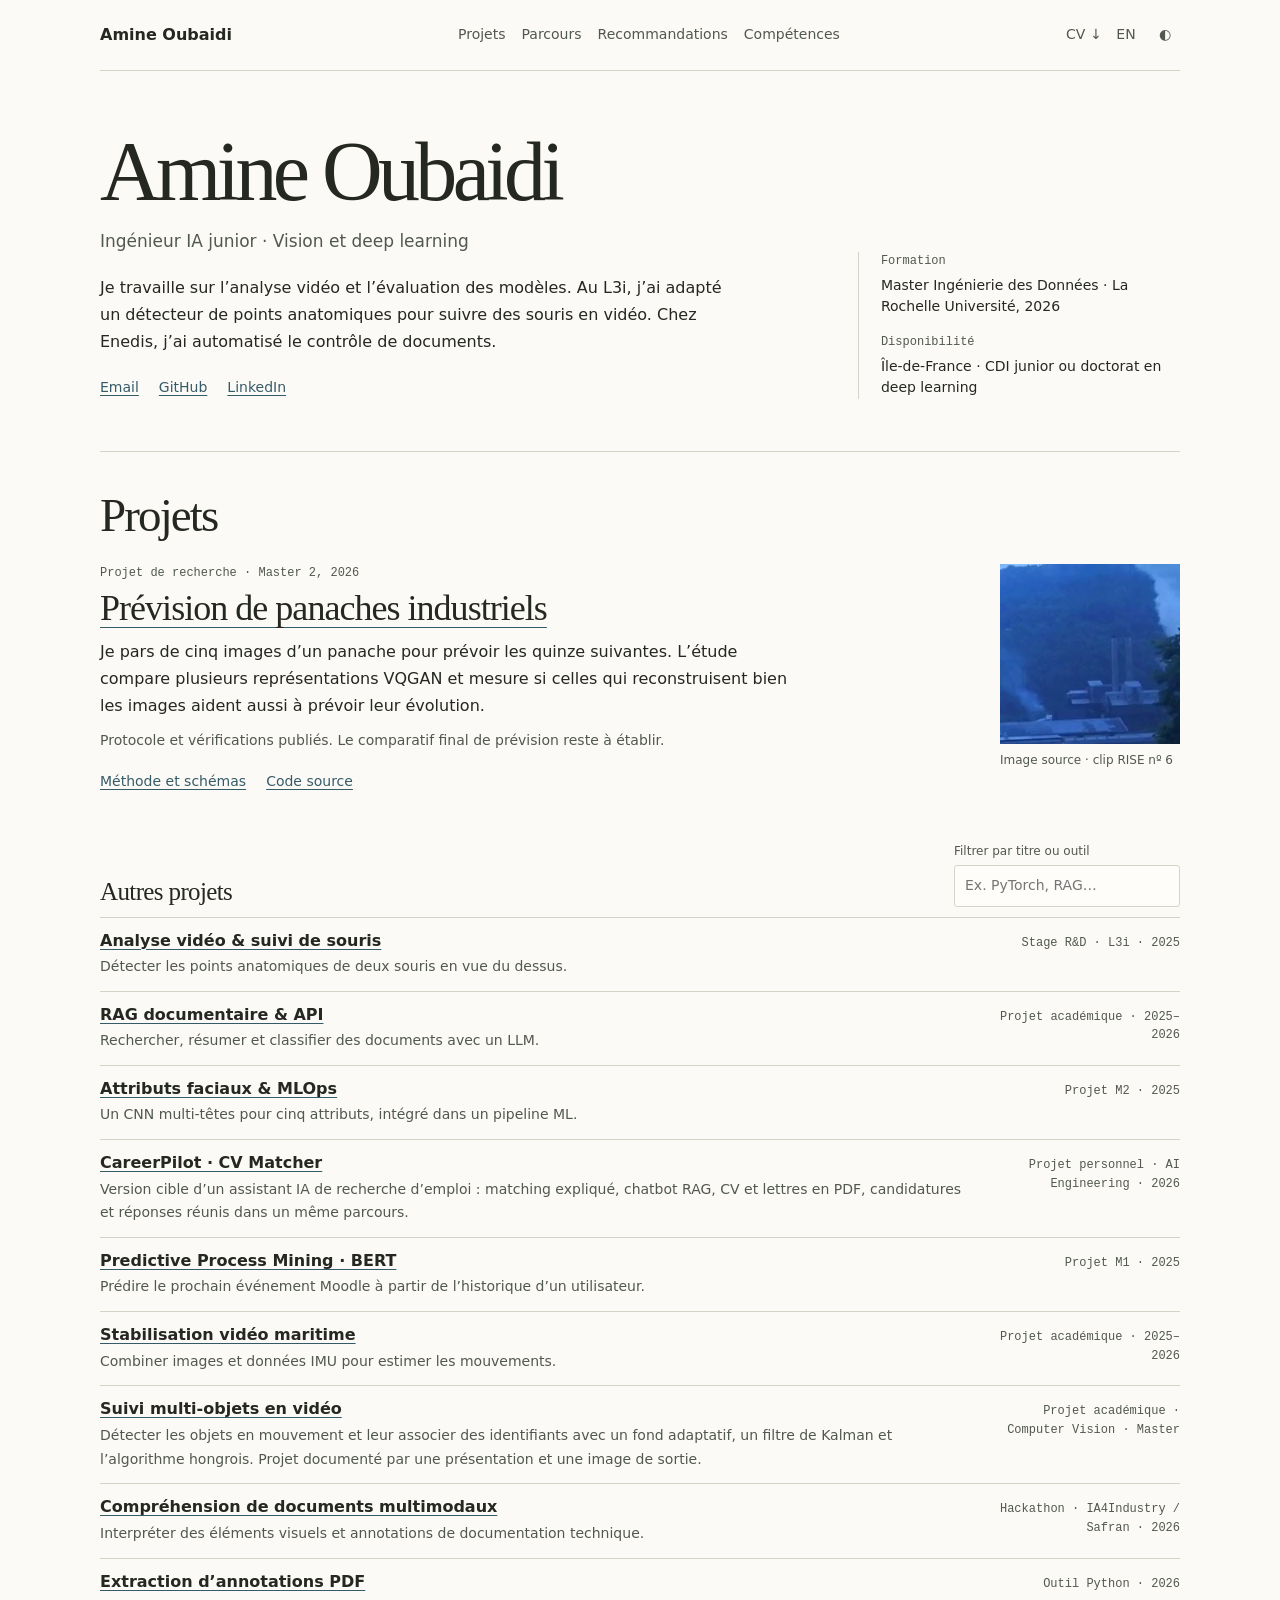
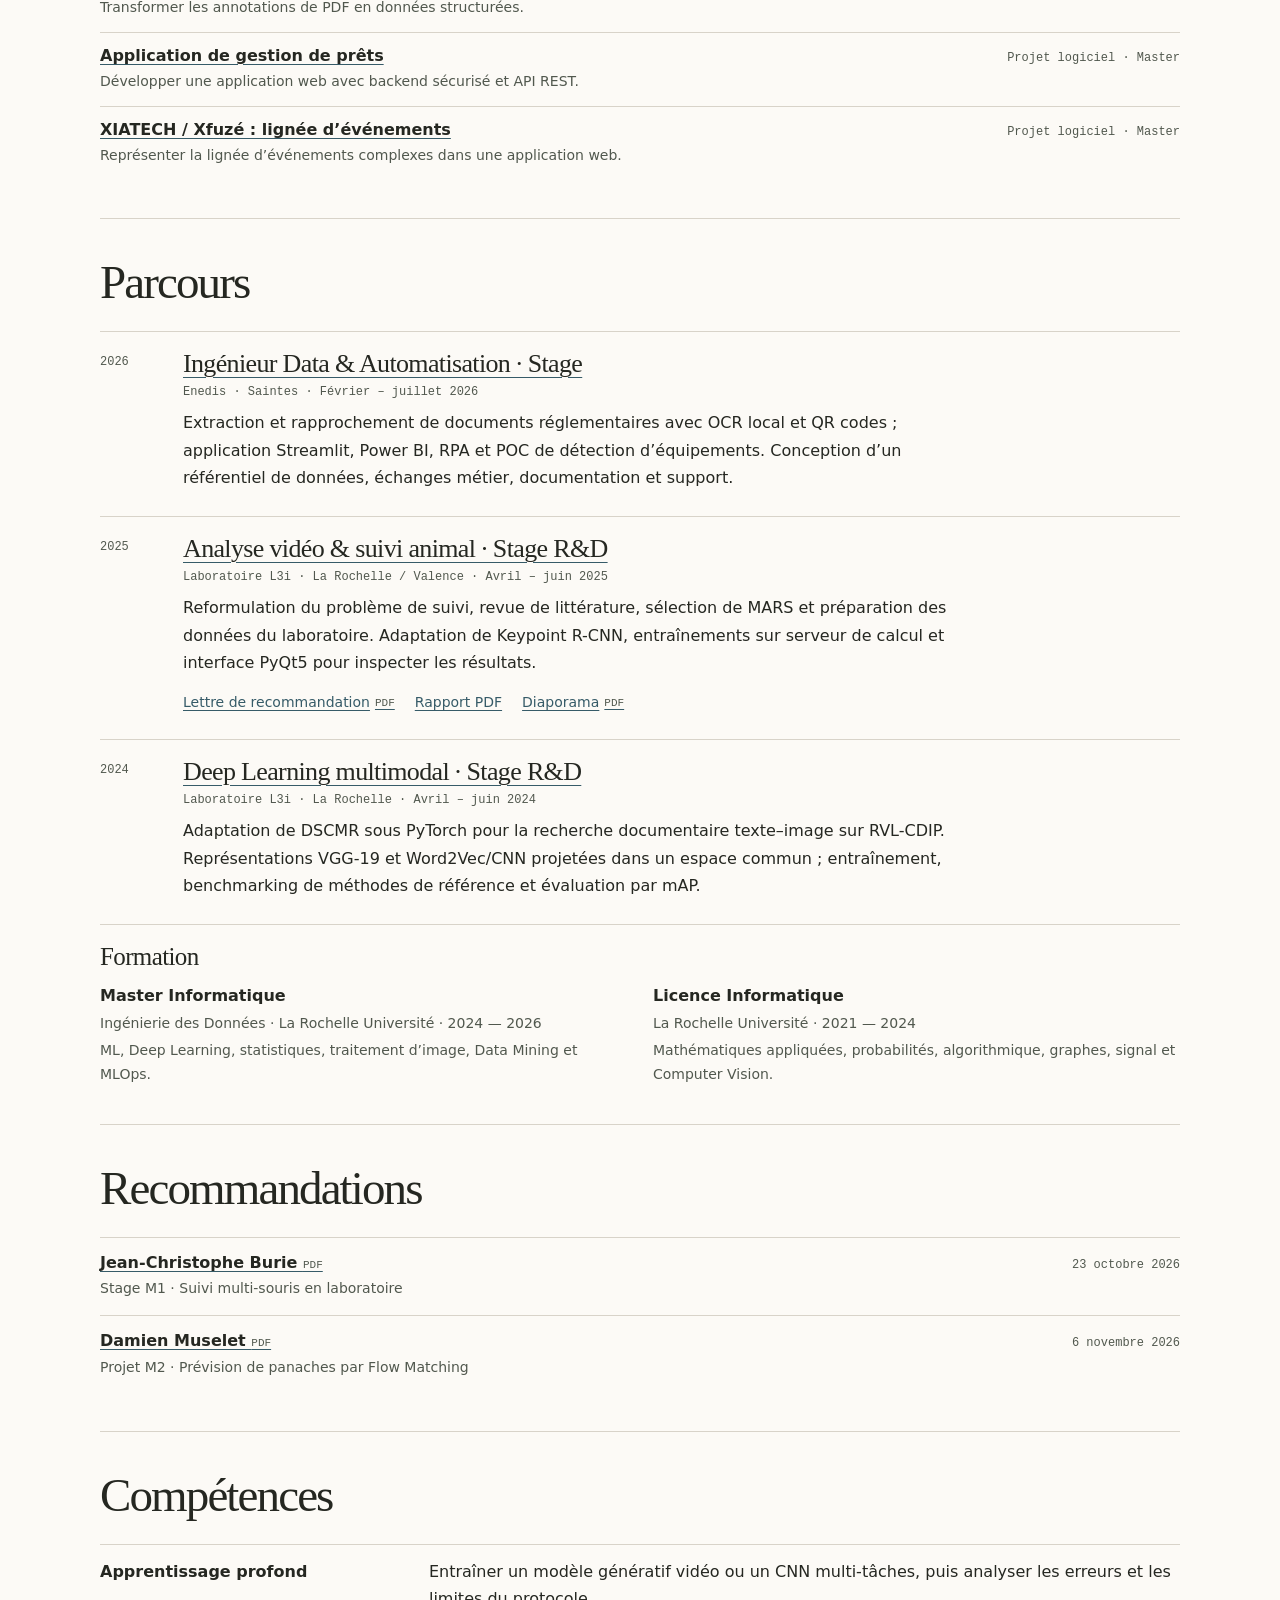
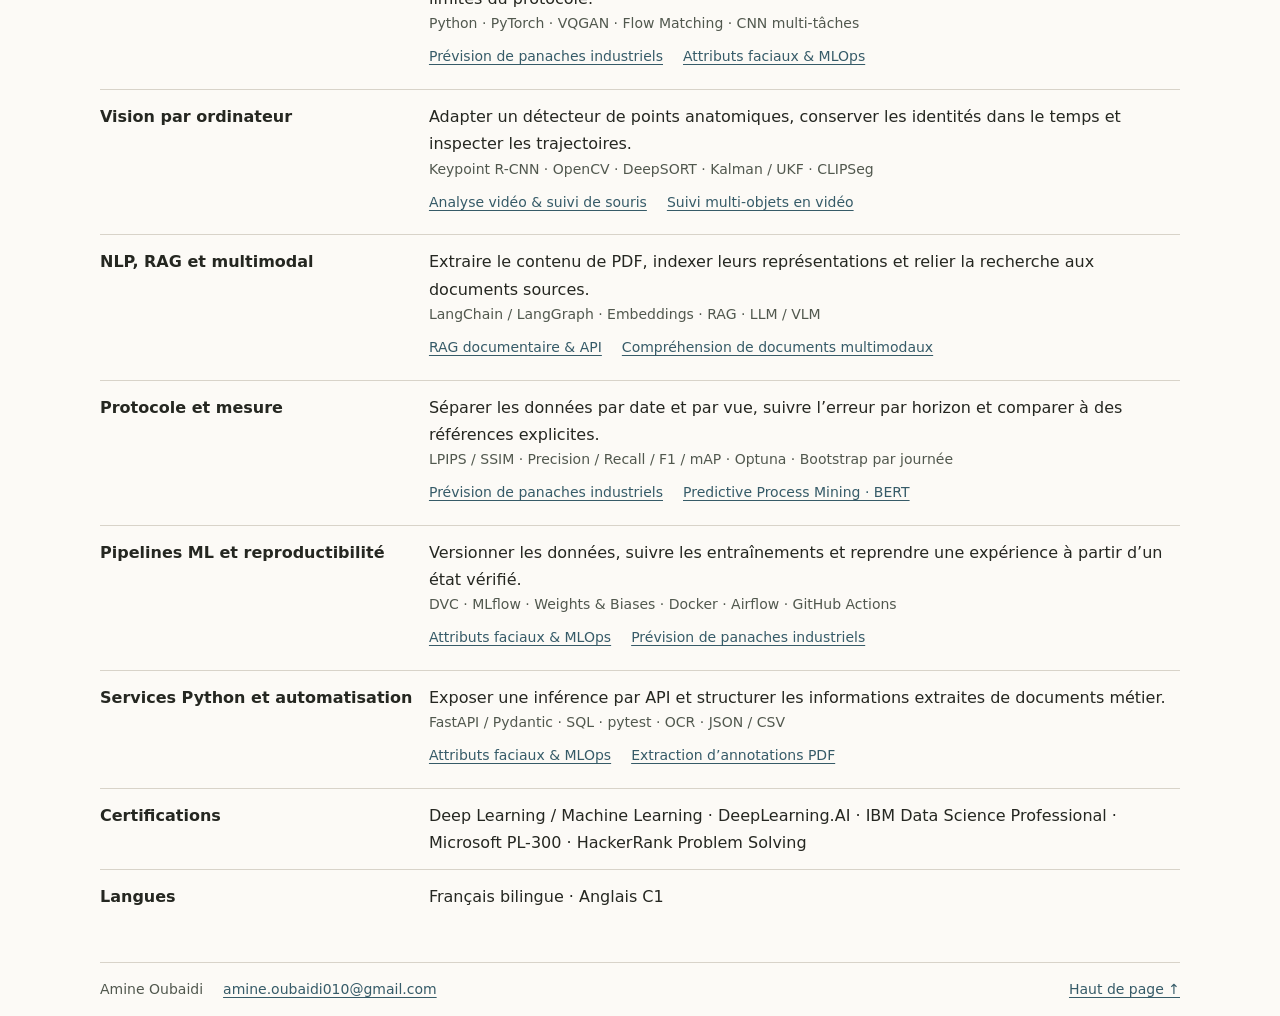
<file: amine-portfolio/index.html>
<!doctype html>
<html lang="fr">
<head>
<meta charset="utf-8">
<meta name="viewport" content="width=device-width,initial-scale=1">
<title>Amine Oubaidi — Ingénieur IA</title>
<meta name="description" content="Amine Oubaidi, ingénieur IA junior. Recherche en vision et prévision vidéo, expérience au L3i et chez Enedis, projets, CV et recommandations.">
<meta name="theme-color" content="#fcfaf6">
<link rel="stylesheet" href="style.css">
<script>try { if (localStorage.getItem('ao-theme') === 'dark') document.documentElement.classList.add('dark'); } catch {}</script>
<script defer src="data.js"></script>
<script defer src="studies.js"></script>
<script defer src="app.js"></script>
</head>
<body data-page="home">
<a class="skip" href="#main" data-copy="skip">Aller au contenu</a>
<header class="site-header wrap">
  <a class="site-name" href="#top">Amine Oubaidi</a>
  <nav class="site-nav" aria-label="Navigation">
    <a href="#projects" data-copy="projects">Projets</a>
    <a href="#experience" data-copy="experience">Parcours</a>
    <a href="#references" data-copy="references">Recommandations</a>
    <a href="#expertise" data-copy="skills">Compétences</a>
  </nav>
  <div class="site-tools">
    <a href="documents/CV_Amine_Oubaidi.pdf" type="application/pdf" hreflang="fr" download="CV_Amine_Oubaidi.pdf">CV <span aria-hidden="true">↓</span></a>
    <button type="button" id="language" aria-label="Read in English">EN</button>
    <button type="button" id="theme" aria-label="Changer le thème" aria-pressed="false">◐</button>
  </div>
</header>

<main id="main" class="wrap">
  <section id="top" class="intro" aria-labelledby="name">
    <div>
      <h1 id="name">Amine Oubaidi</h1>
      <p class="intro-role" data-copy="role">Ingénieur IA junior · Vision et deep learning</p>
      <p class="intro-bio" data-copy="bio">Je travaille sur l’analyse vidéo et l’évaluation des modèles. Au L3i, j’ai adapté un détecteur de points anatomiques pour suivre des souris en vidéo. Chez Enedis, j’ai automatisé le contrôle de documents.</p>
      <ul class="inline-links">
        <li><a href="mailto:amine.oubaidi010@gmail.com" data-copy="email">Email</a></li>
        <li><a href="https://github.com/omdrift">GitHub</a></li>
        <li><a href="https://fr.linkedin.com/in/amine-oubaidi-600315233">LinkedIn</a></li>
      </ul>
    </div>
    <dl class="intro-meta" id="profile-meta">
      <div><dt>Formation</dt><dd>Master Ingénierie des Données · La Rochelle Université, 2026</dd></div>
      <div><dt>Disponibilité</dt><dd>Île-de-France · CDI junior ou doctorat en deep learning</dd></div>
    </dl>
  </section>

  <section id="projects" class="reading-section" aria-labelledby="projects-title">
    <h2 id="projects-title" data-copy="projects">Projets</h2>
    <article id="project-flow" class="feature">
      <div>
        <p class="entry-meta" data-copy="flowMeta">Projet de recherche · Master 2, 2026</p>
        <h3><a id="flow-link" href="presentation-panaches.html" data-copy="flowTitle">Prévision de panaches industriels</a></h3>
        <p data-copy="flowLead">Je pars de cinq images d’un panache pour prévoir les quinze suivantes. L’étude compare plusieurs représentations VQGAN et mesure si celles qui reconstruisent bien les images aident aussi à prévoir leur évolution.</p>
        <p class="feature-note" data-copy="flowStatus">Protocole et vérifications publiés. Le comparatif final de prévision reste à établir.</p>
        <ul class="inline-links">
          <li><a id="flow-method" href="presentation-panaches.html#flow" data-copy="flowDiagrams">Méthode et schémas</a></li>
          <li><a href="https://github.com/omdrift/Modelisation-panaches-de-fum-es-industrielles-par-Flow-Matching" data-copy="source">Code source</a></li>
        </ul>
      </div>
      <figure>
        <img src="images/flow/dataset-frame.png" width="180" height="180" alt="Panache au-dessus d’un site industriel" data-alt="flowAlt">
        <figcaption data-copy="flowCaption">Image source · clip RISE nº 6</figcaption>
      </figure>
    </article>
    <div class="project-directory">
      <div class="directory-heading">
        <h3 data-copy="otherProjects">Autres projets</h3>
        <label class="search"><span data-copy="search">Filtrer par titre ou outil</span><input id="search" type="search" autocomplete="off" placeholder="Ex. PyTorch, RAG…"></label>
      </div>
      <p id="search-result" class="search-result" aria-live="polite" hidden></p>
      <ul id="project-list" class="project-list"></ul>
    </div>
  </section>

  <section id="experience" class="reading-section" aria-labelledby="experience-title">
    <h2 id="experience-title" data-copy="experience">Parcours</h2>
    <div id="experience-list"></div>
    <div id="education" class="education"></div>
  </section>

  <section id="references" class="reading-section" aria-labelledby="references-title">
    <h2 id="references-title" data-copy="references">Recommandations</h2>
    <ul id="references-list" class="reference-list">
      <li><a href="documents/recommandation-l3i-2025.pdf">Jean-Christophe Burie · PDF</a></li>
      <li><a href="documents/recommandation-damien-muselet-2026.pdf">Damien Muselet · PDF</a></li>
    </ul>
  </section>

  <section id="expertise" class="reading-section" aria-labelledby="skills-title">
    <h2 id="skills-title" data-copy="skills">Compétences</h2>
    <dl id="skills-list" class="skills-list"></dl>
  </section>
</main>

<footer id="contact" class="site-footer wrap">
  <span>Amine Oubaidi</span>
  <a href="mailto:amine.oubaidi010@gmail.com">amine.oubaidi010@gmail.com</a>
  <a href="#top" data-copy="top">Haut de page ↑</a>
</footer>
</body>
</html>
</file>
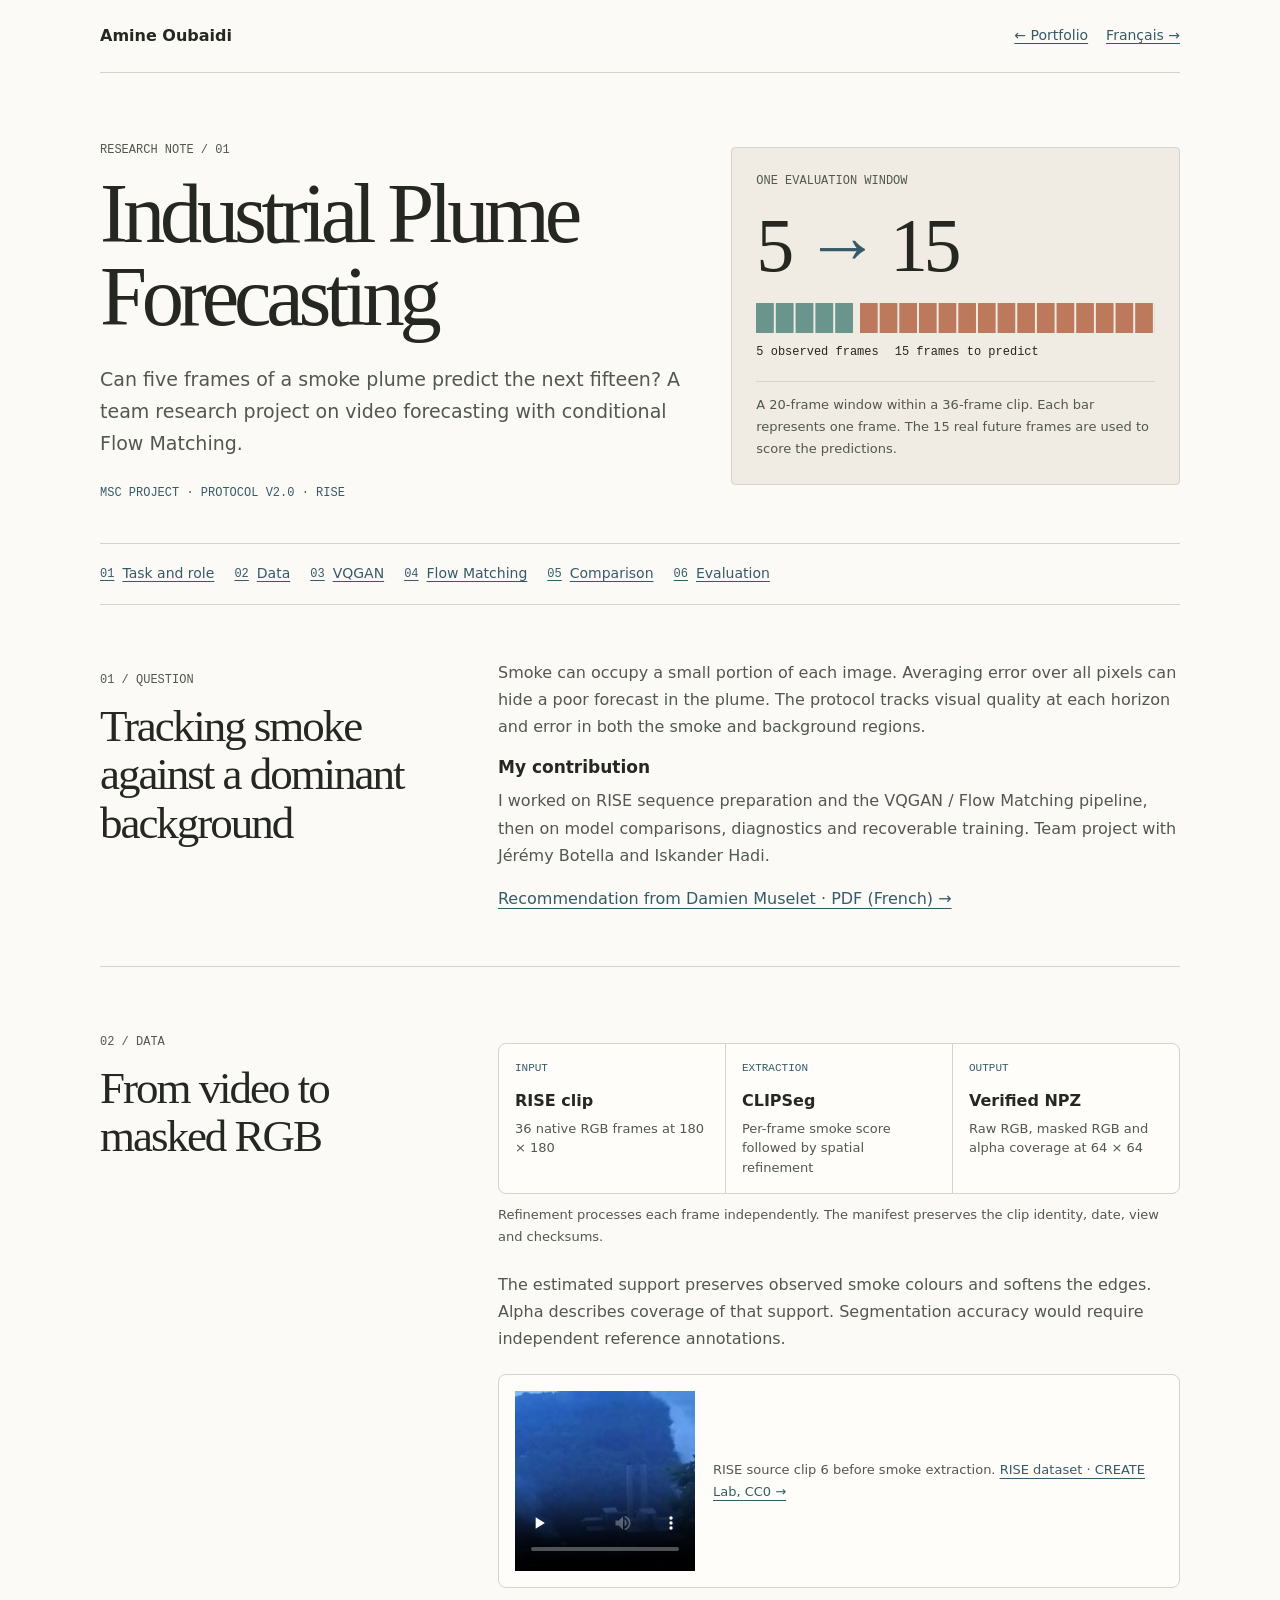
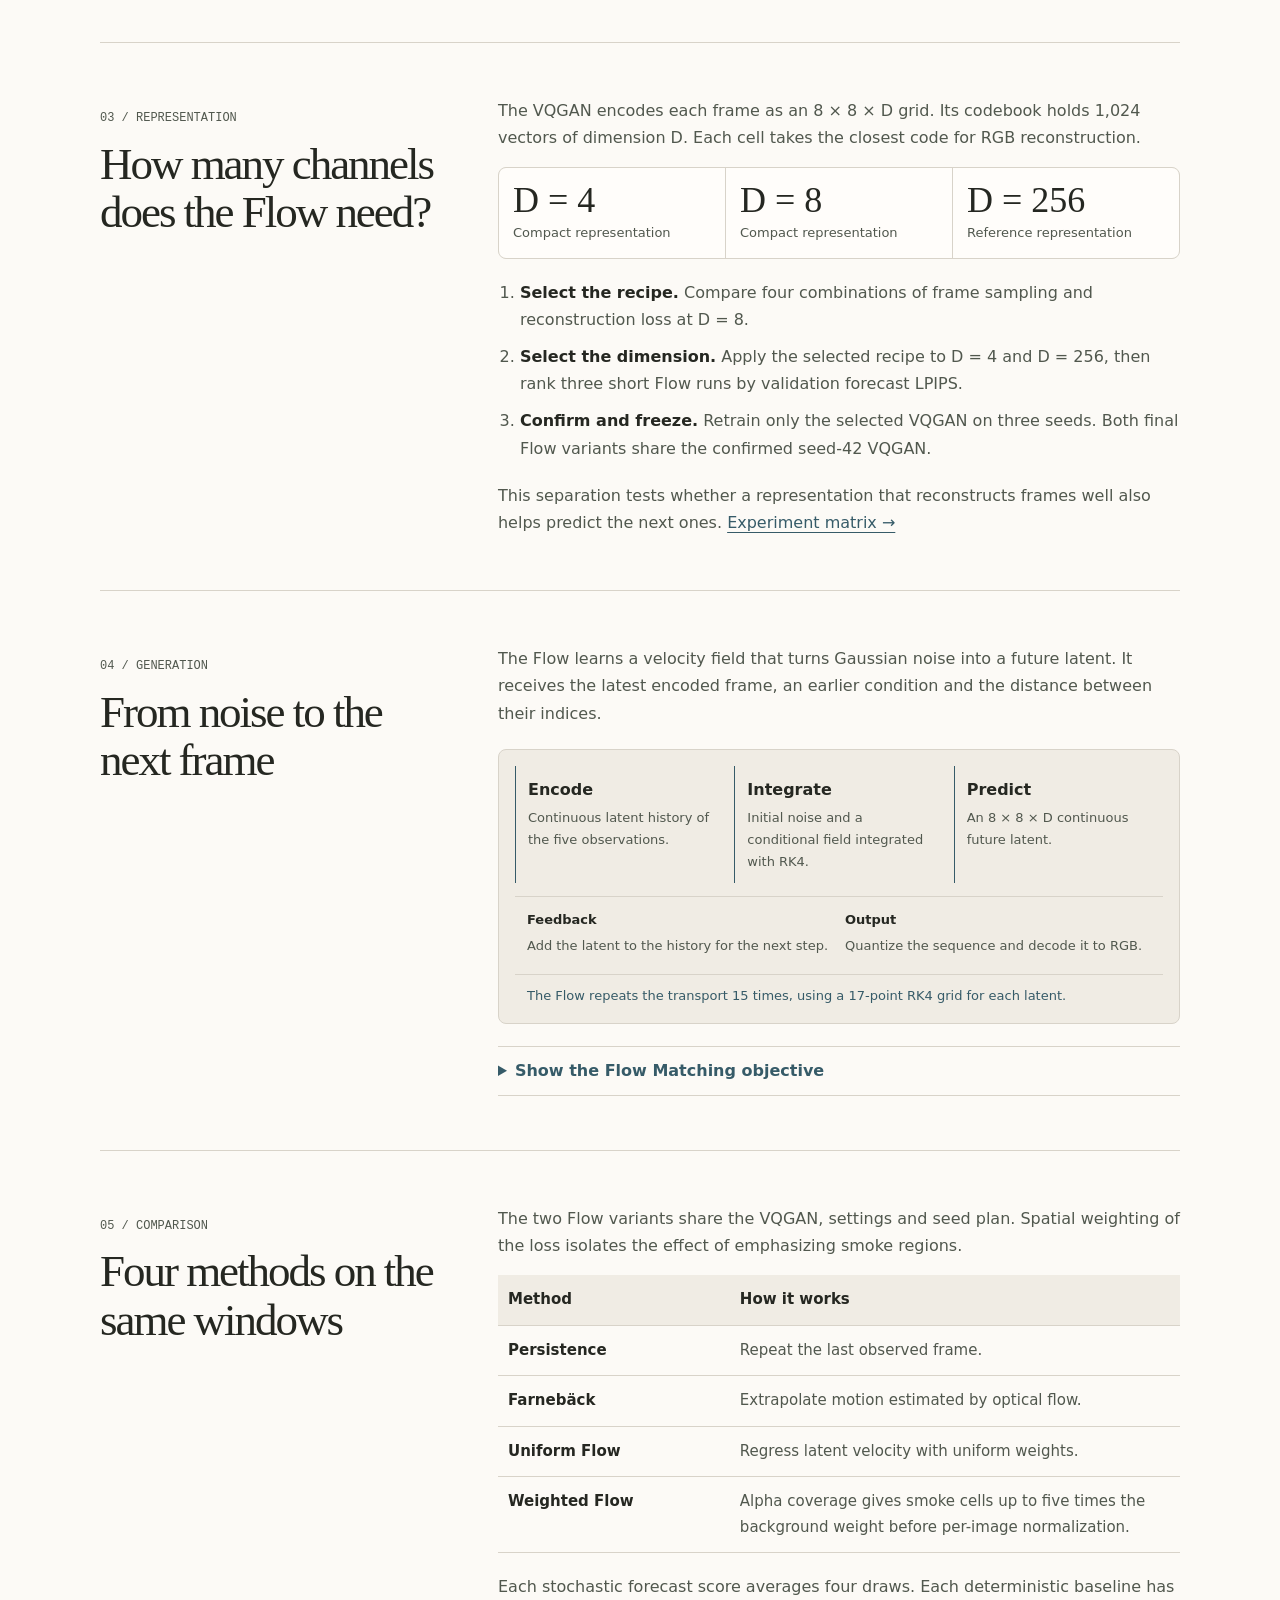
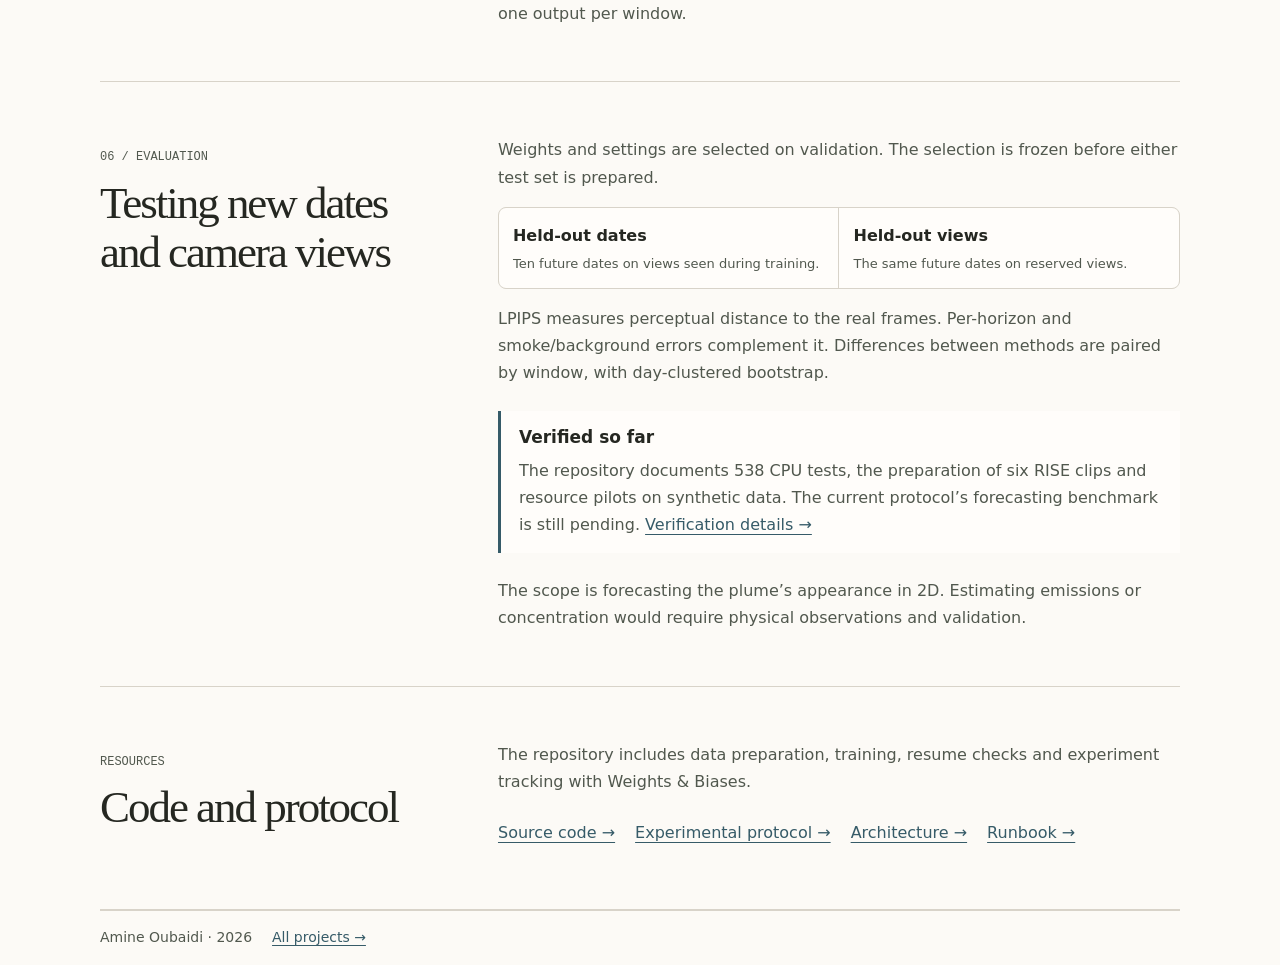
<file: amine-portfolio/presentation-panaches-en.html>
<!doctype html>
<html lang="en">
<head>
<meta charset="utf-8">
<meta name="viewport" content="width=device-width, initial-scale=1">
<title>Industrial Plume Forecasting · Amine Oubaidi</title>
<meta name="description" content="An industrial smoke forecasting case study. RISE data, CLIPSeg, VQGAN, conditional Flow Matching and evaluation protocol.">
<link rel="alternate" hreflang="fr" href="presentation-panaches.html">
<link rel="stylesheet" href="style.css">
<link rel="stylesheet" href="plume.css">
<script>try { if (localStorage.getItem('ao-theme') === 'dark') document.documentElement.classList.add('dark'); localStorage.setItem('ao-lang', document.documentElement.lang); } catch {}</script>
</head>
<body>
<a class="skip" href="#main">Skip to content</a>
<header class="case-header wrap">
  <a class="site-name" href="index.html">Amine Oubaidi</a>
  <nav aria-label="Navigation"><a href="index.html#project-flow">← Portfolio</a><a href="presentation-panaches.html" hreflang="fr" lang="fr">Français →</a></nav>
</header>
<main id="main" class="wrap">
  <article>
    <header class="case-hero">
      <div>
        <p class="eyebrow">RESEARCH NOTE / 01</p>
        <h1>Industrial Plume Forecasting</h1>
        <p class="case-lead">Can five frames of a smoke plume predict the next fifteen? A team research project on video forecasting with conditional Flow Matching.</p>
        <p class="case-meta">MSC PROJECT · PROTOCOL V2.0 · RISE</p>
      </div>
      <figure class="case-task">
        <span class="graphic-caption">ONE EVALUATION WINDOW</span>
        <span class="flow-scale" aria-hidden="true">5 <span>→</span> 15</span>
        <div class="forecast-track" aria-hidden="true"><span></span><span></span></div>
        <div class="forecast-labels"><span>5 observed frames</span><span>15 frames to predict</span></div>
        <figcaption>A 20-frame window within a 36-frame clip. Each bar represents one frame. The 15 real future frames are used to score the predictions.</figcaption>
      </figure>
    </header>
    <nav class="case-toc" aria-label="Contents">
      <a href="#probleme"><span>01</span> Task and role</a>
      <a href="#donnees"><span>02</span> Data</a>
      <a href="#vqgan"><span>03</span> VQGAN</a>
      <a href="#flow"><span>04</span> Flow Matching</a>
      <a href="#alternatives"><span>05</span> Comparison</a>
      <a href="#resultats"><span>06</span> Evaluation</a>
    </nav>

    <section id="probleme" class="case-section">
      <div><p class="kicker">01 / QUESTION</p><h2>Tracking smoke against a dominant background</h2></div>
      <div class="case-copy">
        <p>Smoke can occupy a small portion of each image. Averaging error over all pixels can hide a poor forecast in the plume. The protocol tracks visual quality at each horizon and error in both the smoke and background regions.</p>
        <h3>My contribution</h3>
        <p>I worked on RISE sequence preparation and the VQGAN / Flow Matching pipeline, then on model comparisons, diagnostics and recoverable training. Team project with Jérémy Botella and Iskander Hadi.</p>
        <p><a href="documents/recommandation-damien-muselet-2026.pdf" hreflang="fr" type="application/pdf">Recommendation from Damien Muselet · PDF (French) →</a></p>
      </div>
    </section>

    <section id="donnees" class="case-section">
      <div><p class="kicker">02 / DATA</p><h2>From video to masked RGB</h2></div>
      <div class="case-copy">
        <figure>
          <ol class="case-pipeline">
            <li><span>INPUT</span><b>RISE clip</b><small>36 native RGB frames at 180 × 180</small></li>
            <li><span>EXTRACTION</span><b>CLIPSeg</b><small>Per-frame smoke score followed by spatial refinement</small></li>
            <li><span>OUTPUT</span><b>Verified NPZ</b><small>Raw RGB, masked RGB and alpha coverage at 64 × 64</small></li>
          </ol>
          <figcaption>Refinement processes each frame independently. The manifest preserves the clip identity, date, view and checksums.</figcaption>
        </figure>
        <p>The estimated support preserves observed smoke colours and softens the edges. Alpha describes coverage of that support. Segmentation accuracy would require independent reference annotations.</p>
        <figure class="case-media">
          <video controls playsinline preload="none" width="180" height="180" poster="images/flow/dataset-frame.png" aria-label="RISE source video for clip 6"><source src="images/flow/dataset-clip.mp4" type="video/mp4"></video>
          <figcaption>RISE source clip 6 before smoke extraction. <a href="https://github.com/CMU-CREATE-Lab/deep-smoke-machine#dataset">RISE dataset · CREATE Lab, CC0 →</a></figcaption>
        </figure>
      </div>
    </section>

    <section id="vqgan" class="case-section">
      <div><p class="kicker">03 / REPRESENTATION</p><h2>How many channels does the Flow need?</h2></div>
      <div class="case-copy">
        <p>The VQGAN encodes each frame as an 8 × 8 × D grid. Its codebook holds 1,024 vectors of dimension D. Each cell takes the closest code for RGB reconstruction.</p>
        <dl class="case-dimensions">
          <div><dt>D = 4</dt><dd>Compact representation</dd></div>
          <div><dt>D = 8</dt><dd>Compact representation</dd></div>
          <div><dt>D = 256</dt><dd>Reference representation</dd></div>
        </dl>
        <ol class="case-phases">
          <li><strong>Select the recipe.</strong> Compare four combinations of frame sampling and reconstruction loss at D = 8.</li>
          <li><strong>Select the dimension.</strong> Apply the selected recipe to D = 4 and D = 256, then rank three short Flow runs by validation forecast LPIPS.</li>
          <li><strong>Confirm and freeze.</strong> Retrain only the selected VQGAN on three seeds. Both final Flow variants share the confirmed seed-42 VQGAN.</li>
        </ol>
        <p>This separation tests whether a representation that reconstructs frames well also helps predict the next ones. <a href="https://github.com/omdrift/Modelisation-panaches-de-fum-es-industrielles-par-Flow-Matching/blob/main/doc/EXPERIMENT_MATRIX.csv">Experiment matrix →</a></p>
      </div>
    </section>

    <section id="flow" class="case-section">
      <div><p class="kicker">04 / GENERATION</p><h2>From noise to the next frame</h2></div>
      <div class="case-copy">
        <p>The Flow learns a velocity field that turns Gaussian noise into a future latent. It receives the latest encoded frame, an earlier condition and the distance between their indices.</p>
        <figure class="case-loop">
          <ol>
            <li>Encode<span>Continuous latent history of the five observations.</span></li>
            <li>Integrate<span>Initial noise and a conditional field integrated with RK4.</span></li>
            <li>Predict<span>An 8 × 8 × D continuous future latent.</span></li>
          </ol>
          <div class="case-branches"><span><b>Feedback</b>Add the latent to the history for the next step.</span><span><b>Output</b>Quantize the sequence and decode it to RGB.</span></div>
          <figcaption>The Flow repeats the transport 15 times, using a 17-point RK4 grid for each latent.</figcaption>
        </figure>
        <details class="case-math">
          <summary>Show the Flow Matching objective</summary>
          <p>For a target latent <i>z</i><sub>1</sub>, Gaussian noise ε and transport time <i>t</i> between 0 and 1, the model regresses the derivative of the following path.</p>
          <code>z(t) = [1 − (1 − σ)t] ε + t z₁<br>u(t) = z₁ − (1 − σ) ε</code>
          <p>The protocol fixes σ at 0.001. Training samples a target, its preceding reference and an older condition from a clip. At inference, the history starts with five observed frames and grows with its own predictions.</p>
        </details>
      </div>
    </section>

    <section id="alternatives" class="case-section">
      <div><p class="kicker">05 / COMPARISON</p><h2>Four methods on the same windows</h2></div>
      <div class="case-copy">
        <p>The two Flow variants share the VQGAN, settings and seed plan. Spatial weighting of the loss isolates the effect of emphasizing smoke regions.</p>
        <table class="case-methods">
          <thead><tr><th scope="col">Method</th><th scope="col">How it works</th></tr></thead>
          <tbody>
            <tr><th scope="row">Persistence</th><td>Repeat the last observed frame.</td></tr>
            <tr><th scope="row">Farnebäck</th><td>Extrapolate motion estimated by optical flow.</td></tr>
            <tr><th scope="row">Uniform Flow</th><td>Regress latent velocity with uniform weights.</td></tr>
            <tr><th scope="row">Weighted Flow</th><td>Alpha coverage gives smoke cells up to five times the background weight before per-image normalization.</td></tr>
          </tbody>
        </table>
        <p>Each stochastic forecast score averages four draws. Each deterministic baseline has one output per window.</p>
      </div>
    </section>

    <section id="resultats" class="case-section">
      <div><p class="kicker">06 / EVALUATION</p><h2>Testing new dates and camera views</h2></div>
      <div class="case-copy">
        <p>Weights and settings are selected on validation. The selection is frozen before either test set is prepared.</p>
        <dl class="case-splits">
          <div><dt>Held-out dates</dt><dd>Ten future dates on views seen during training.</dd></div>
          <div><dt>Held-out views</dt><dd>The same future dates on reserved views.</dd></div>
        </dl>
        <p class="case-evaluation-note">LPIPS measures perceptual distance to the real frames. Per-horizon and smoke/background errors complement it. Differences between methods are paired by window, with day-clustered bootstrap.</p>
        <aside class="case-status" aria-label="Evidence status">
          <h3>Verified so far</h3>
          <p>The repository documents 538 CPU tests, the preparation of six RISE clips and resource pilots on synthetic data. The current protocol’s forecasting benchmark is still pending. <a href="https://github.com/omdrift/Modelisation-panaches-de-fum-es-industrielles-par-Flow-Matching/blob/main/doc/VERIFICATION.md">Verification details →</a></p>
        </aside>
        <p>The scope is forecasting the plume’s appearance in 2D. Estimating emissions or concentration would require physical observations and validation.</p>
      </div>
    </section>

    <section class="case-section">
      <div><p class="kicker">RESOURCES</p><h2>Code and protocol</h2></div>
      <div class="case-copy">
        <p>The repository includes data preparation, training, resume checks and experiment tracking with Weights &amp; Biases.</p>
        <ul class="case-resources">
          <li><a href="https://github.com/omdrift/Modelisation-panaches-de-fum-es-industrielles-par-Flow-Matching">Source code →</a></li>
          <li><a href="https://github.com/omdrift/Modelisation-panaches-de-fum-es-industrielles-par-Flow-Matching/blob/main/doc/SCIENTIFIC_PROTOCOL.md">Experimental protocol →</a></li>
          <li><a href="https://github.com/omdrift/Modelisation-panaches-de-fum-es-industrielles-par-Flow-Matching/blob/main/doc/ARCHITECTURE.md">Architecture →</a></li>
          <li><a href="https://github.com/omdrift/Modelisation-panaches-de-fum-es-industrielles-par-Flow-Matching/blob/main/doc/SCIENTIFIC_RUNBOOK.md">Runbook →</a></li>
        </ul>
      </div>
    </section>
  </article>
</main>
<footer class="wrap"><span>Amine Oubaidi · 2026</span><a href="index.html#projects">All projects →</a></footer>
</body>
</html>
</file>
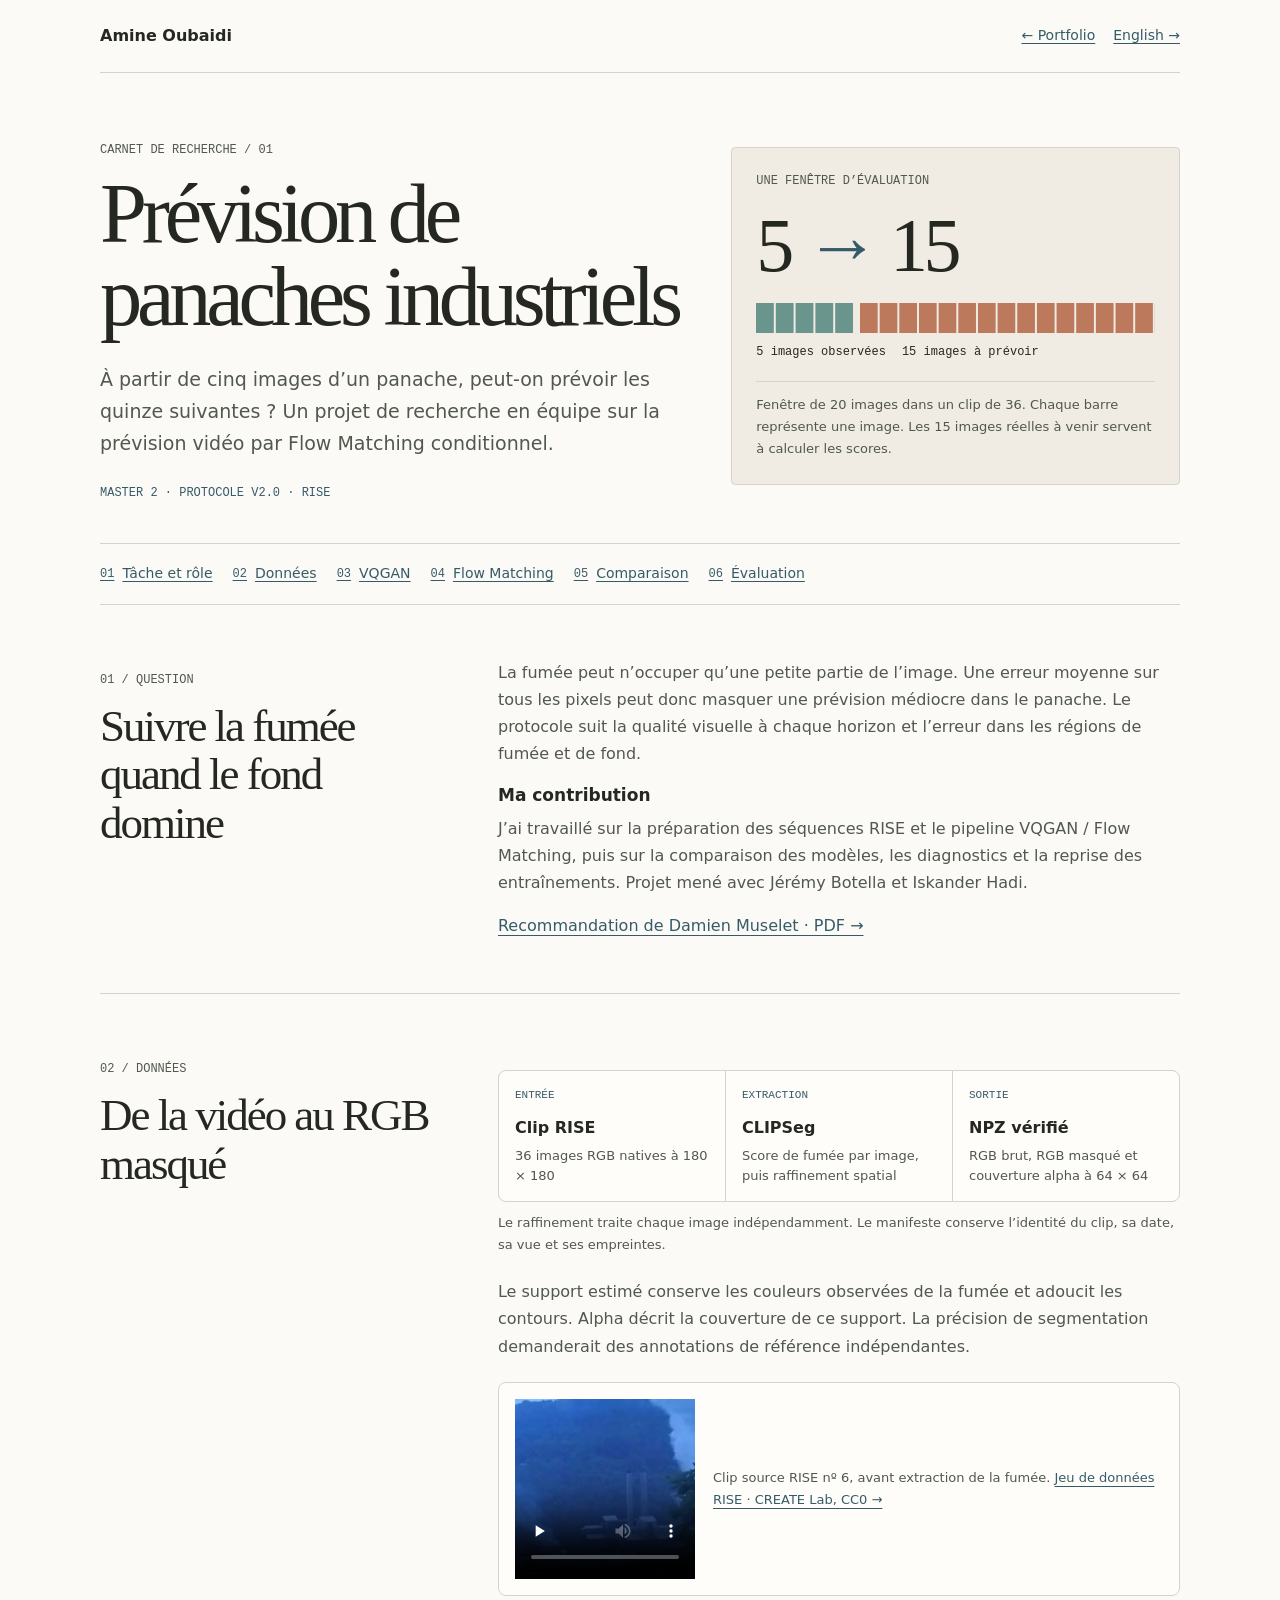
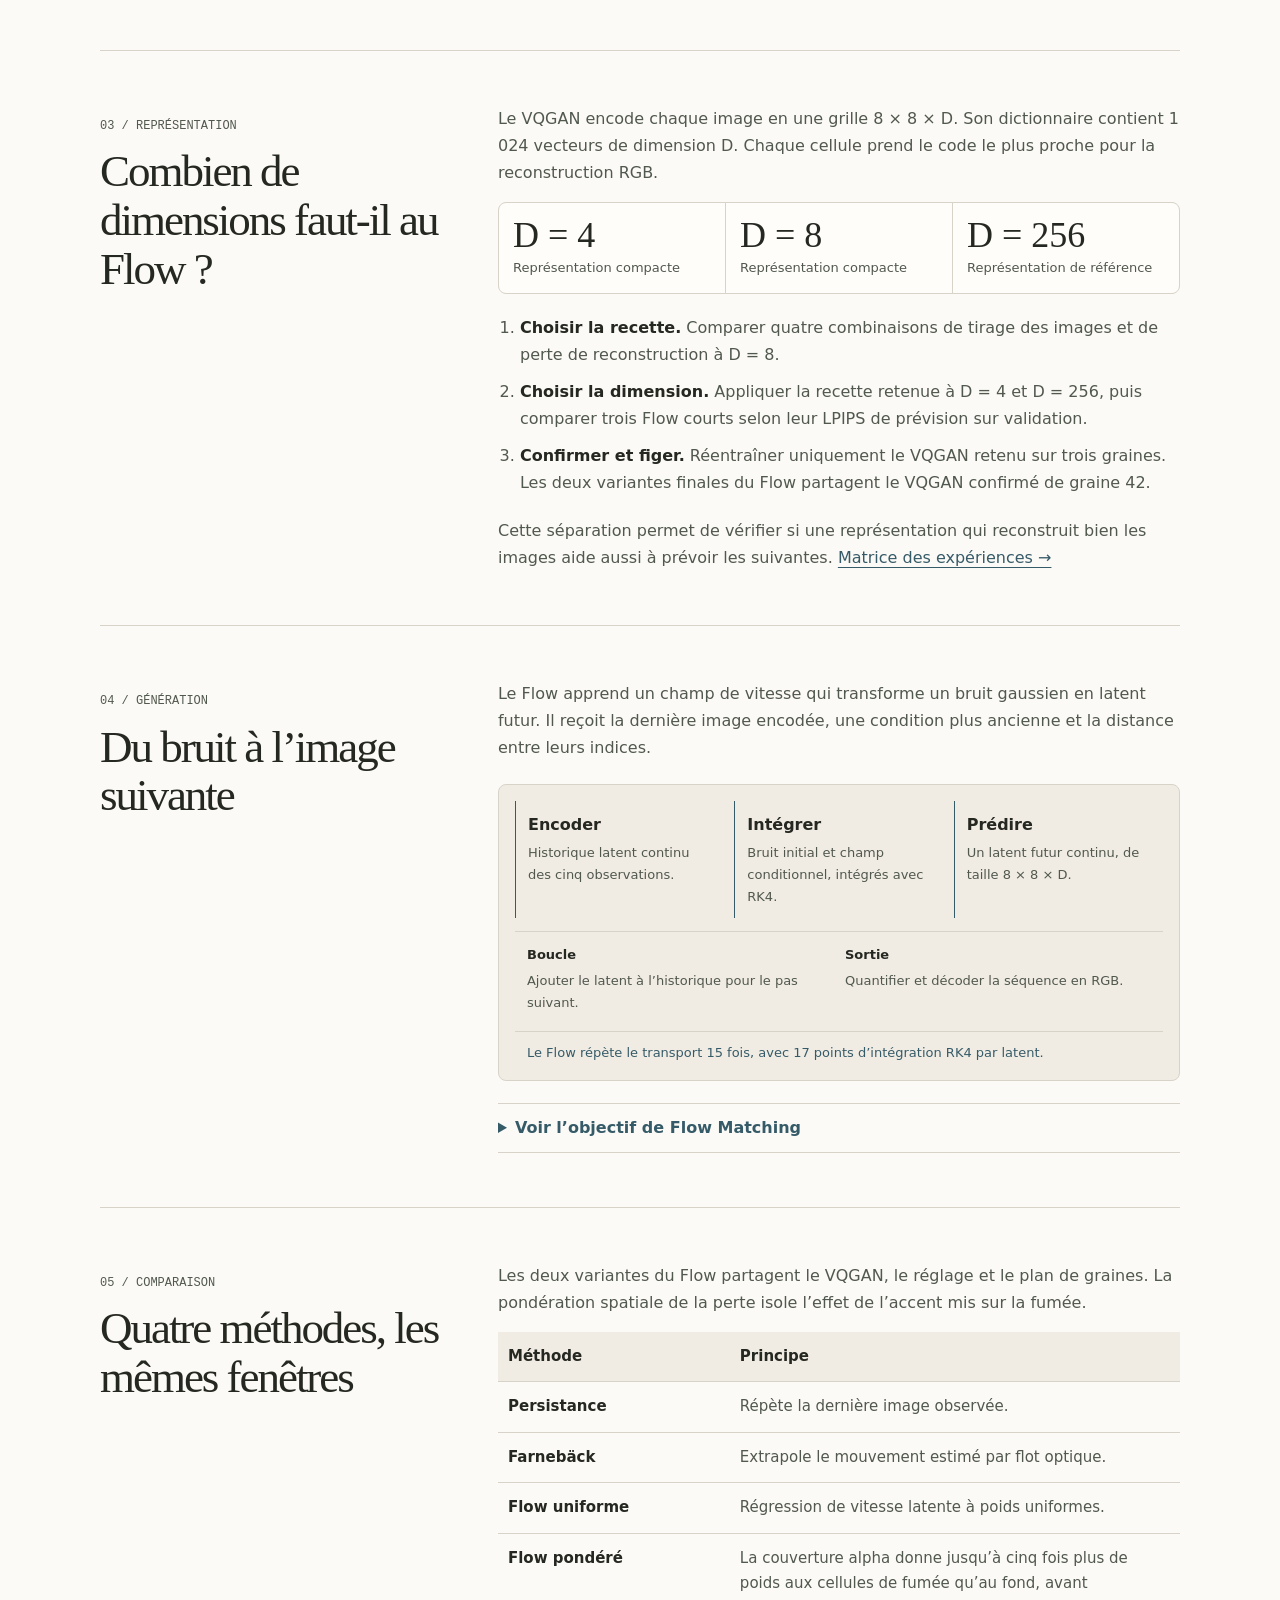
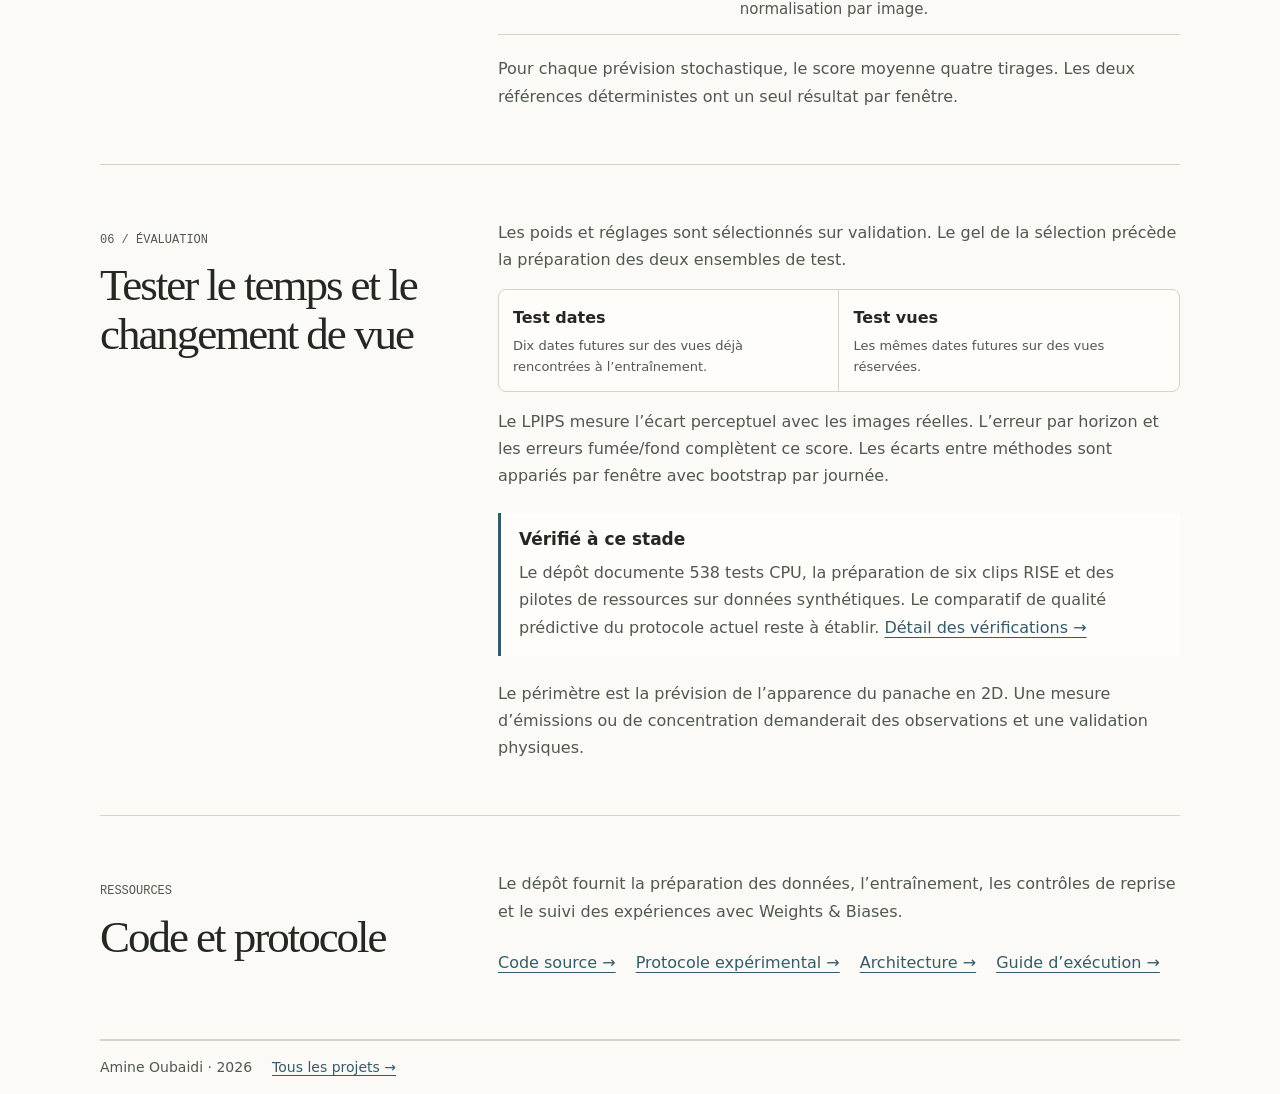
<file: amine-portfolio/presentation-panaches.html>
<!doctype html>
<html lang="fr">
<head>
<meta charset="utf-8">
<meta name="viewport" content="width=device-width, initial-scale=1">
<title>Prévision de panaches industriels · Amine Oubaidi</title>
<meta name="description" content="Étude de cas de prévision vidéo de fumée industrielle. Données RISE, CLIPSeg, VQGAN, Flow Matching conditionnel et protocole d’évaluation.">
<link rel="alternate" hreflang="en" href="presentation-panaches-en.html">
<link rel="stylesheet" href="style.css">
<link rel="stylesheet" href="plume.css">
<script>try { if (localStorage.getItem('ao-theme') === 'dark') document.documentElement.classList.add('dark'); localStorage.setItem('ao-lang', document.documentElement.lang); } catch {}</script>
</head>
<body>
<a class="skip" href="#main">Aller au contenu</a>
<header class="case-header wrap">
  <a class="site-name" href="index.html">Amine Oubaidi</a>
  <nav aria-label="Navigation"><a href="index.html#project-flow">← Portfolio</a><a href="presentation-panaches-en.html" hreflang="en" lang="en">English →</a></nav>
</header>
<main id="main" class="wrap">
  <article>
    <header class="case-hero">
      <div>
        <p class="eyebrow">CARNET DE RECHERCHE / 01</p>
        <h1>Prévision de panaches industriels</h1>
        <p class="case-lead">À partir de cinq images d’un panache, peut-on prévoir les quinze suivantes ? Un projet de recherche en équipe sur la prévision vidéo par Flow Matching conditionnel.</p>
        <p class="case-meta">MASTER 2 · PROTOCOLE V2.0 · RISE</p>
      </div>
      <figure class="case-task">
        <span class="graphic-caption">UNE FENÊTRE D’ÉVALUATION</span>
        <span class="flow-scale" aria-hidden="true">5 <span>→</span> 15</span>
        <div class="forecast-track" aria-hidden="true"><span></span><span></span></div>
        <div class="forecast-labels"><span>5 images observées</span><span>15 images à prévoir</span></div>
        <figcaption>Fenêtre de 20 images dans un clip de 36. Chaque barre représente une image. Les 15 images réelles à venir servent à calculer les scores.</figcaption>
      </figure>
    </header>
    <nav class="case-toc" aria-label="Sommaire">
      <a href="#probleme"><span>01</span> Tâche et rôle</a>
      <a href="#donnees"><span>02</span> Données</a>
      <a href="#vqgan"><span>03</span> VQGAN</a>
      <a href="#flow"><span>04</span> Flow Matching</a>
      <a href="#alternatives"><span>05</span> Comparaison</a>
      <a href="#resultats"><span>06</span> Évaluation</a>
    </nav>

    <section id="probleme" class="case-section">
      <div><p class="kicker">01 / QUESTION</p><h2>Suivre la fumée quand le fond domine</h2></div>
      <div class="case-copy">
        <p>La fumée peut n’occuper qu’une petite partie de l’image. Une erreur moyenne sur tous les pixels peut donc masquer une prévision médiocre dans le panache. Le protocole suit la qualité visuelle à chaque horizon et l’erreur dans les régions de fumée et de fond.</p>
        <h3>Ma contribution</h3>
        <p>J’ai travaillé sur la préparation des séquences RISE et le pipeline VQGAN / Flow Matching, puis sur la comparaison des modèles, les diagnostics et la reprise des entraînements. Projet mené avec Jérémy Botella et Iskander Hadi.</p>
        <p><a href="documents/recommandation-damien-muselet-2026.pdf" type="application/pdf">Recommandation de Damien Muselet · PDF →</a></p>
      </div>
    </section>

    <section id="donnees" class="case-section">
      <div><p class="kicker">02 / DONNÉES</p><h2>De la vidéo au RGB masqué</h2></div>
      <div class="case-copy">
        <figure>
          <ol class="case-pipeline">
            <li><span>ENTRÉE</span><b>Clip RISE</b><small>36 images RGB natives à 180 × 180</small></li>
            <li><span>EXTRACTION</span><b>CLIPSeg</b><small>Score de fumée par image, puis raffinement spatial</small></li>
            <li><span>SORTIE</span><b>NPZ vérifié</b><small>RGB brut, RGB masqué et couverture alpha à 64 × 64</small></li>
          </ol>
          <figcaption>Le raffinement traite chaque image indépendamment. Le manifeste conserve l’identité du clip, sa date, sa vue et ses empreintes.</figcaption>
        </figure>
        <p>Le support estimé conserve les couleurs observées de la fumée et adoucit les contours. Alpha décrit la couverture de ce support. La précision de segmentation demanderait des annotations de référence indépendantes.</p>
        <figure class="case-media">
          <video controls playsinline preload="none" width="180" height="180" poster="images/flow/dataset-frame.png" aria-label="Vidéo source RISE du clip 6"><source src="images/flow/dataset-clip.mp4" type="video/mp4"></video>
          <figcaption>Clip source RISE nº 6, avant extraction de la fumée. <a href="https://github.com/CMU-CREATE-Lab/deep-smoke-machine#dataset">Jeu de données RISE · CREATE Lab, CC0 →</a></figcaption>
        </figure>
      </div>
    </section>

    <section id="vqgan" class="case-section">
      <div><p class="kicker">03 / REPRÉSENTATION</p><h2>Combien de dimensions faut-il au Flow ?</h2></div>
      <div class="case-copy">
        <p>Le VQGAN encode chaque image en une grille 8 × 8 × D. Son dictionnaire contient 1 024 vecteurs de dimension D. Chaque cellule prend le code le plus proche pour la reconstruction RGB.</p>
        <dl class="case-dimensions">
          <div><dt>D = 4</dt><dd>Représentation compacte</dd></div>
          <div><dt>D = 8</dt><dd>Représentation compacte</dd></div>
          <div><dt>D = 256</dt><dd>Représentation de référence</dd></div>
        </dl>
        <ol class="case-phases">
          <li><strong>Choisir la recette.</strong> Comparer quatre combinaisons de tirage des images et de perte de reconstruction à D = 8.</li>
          <li><strong>Choisir la dimension.</strong> Appliquer la recette retenue à D = 4 et D = 256, puis comparer trois Flow courts selon leur LPIPS de prévision sur validation.</li>
          <li><strong>Confirmer et figer.</strong> Réentraîner uniquement le VQGAN retenu sur trois graines. Les deux variantes finales du Flow partagent le VQGAN confirmé de graine 42.</li>
        </ol>
        <p>Cette séparation permet de vérifier si une représentation qui reconstruit bien les images aide aussi à prévoir les suivantes. <a href="https://github.com/omdrift/Modelisation-panaches-de-fum-es-industrielles-par-Flow-Matching/blob/main/doc/EXPERIMENT_MATRIX.csv">Matrice des expériences →</a></p>
      </div>
    </section>

    <section id="flow" class="case-section">
      <div><p class="kicker">04 / GÉNÉRATION</p><h2>Du bruit à l’image suivante</h2></div>
      <div class="case-copy">
        <p>Le Flow apprend un champ de vitesse qui transforme un bruit gaussien en latent futur. Il reçoit la dernière image encodée, une condition plus ancienne et la distance entre leurs indices.</p>
        <figure class="case-loop">
          <ol>
            <li>Encoder<span>Historique latent continu des cinq observations.</span></li>
            <li>Intégrer<span>Bruit initial et champ conditionnel, intégrés avec RK4.</span></li>
            <li>Prédire<span>Un latent futur continu, de taille 8 × 8 × D.</span></li>
          </ol>
          <div class="case-branches"><span><b>Boucle</b>Ajouter le latent à l’historique pour le pas suivant.</span><span><b>Sortie</b>Quantifier et décoder la séquence en RGB.</span></div>
          <figcaption>Le Flow répète le transport 15 fois, avec 17 points d’intégration RK4 par latent.</figcaption>
        </figure>
        <details class="case-math">
          <summary>Voir l’objectif de Flow Matching</summary>
          <p>Pour une cible latente <i>z</i><sub>1</sub>, un bruit gaussien ε et un temps de transport <i>t</i> entre 0 et 1, le modèle régresse la dérivée du chemin suivant.</p>
          <code>z(t) = [1 − (1 − σ)t] ε + t z₁<br>u(t) = z₁ − (1 − σ) ε</code>
          <p>Le protocole fixe σ à 0,001. Pendant l’apprentissage, la cible, sa référence précédente et une condition plus ancienne sont tirées dans un clip. En génération, l’historique part des cinq images observées et se complète avec ses propres prédictions.</p>
        </details>
      </div>
    </section>

    <section id="alternatives" class="case-section">
      <div><p class="kicker">05 / COMPARAISON</p><h2>Quatre méthodes, les mêmes fenêtres</h2></div>
      <div class="case-copy">
        <p>Les deux variantes du Flow partagent le VQGAN, le réglage et le plan de graines. La pondération spatiale de la perte isole l’effet de l’accent mis sur la fumée.</p>
        <table class="case-methods">
          <thead><tr><th scope="col">Méthode</th><th scope="col">Principe</th></tr></thead>
          <tbody>
            <tr><th scope="row">Persistance</th><td>Répète la dernière image observée.</td></tr>
            <tr><th scope="row">Farnebäck</th><td>Extrapole le mouvement estimé par flot optique.</td></tr>
            <tr><th scope="row">Flow uniforme</th><td>Régression de vitesse latente à poids uniformes.</td></tr>
            <tr><th scope="row">Flow pondéré</th><td>La couverture alpha donne jusqu’à cinq fois plus de poids aux cellules de fumée qu’au fond, avant normalisation par image.</td></tr>
          </tbody>
        </table>
        <p>Pour chaque prévision stochastique, le score moyenne quatre tirages. Les deux références déterministes ont un seul résultat par fenêtre.</p>
      </div>
    </section>

    <section id="resultats" class="case-section">
      <div><p class="kicker">06 / ÉVALUATION</p><h2>Tester le temps et le changement de vue</h2></div>
      <div class="case-copy">
        <p>Les poids et réglages sont sélectionnés sur validation. Le gel de la sélection précède la préparation des deux ensembles de test.</p>
        <dl class="case-splits">
          <div><dt>Test dates</dt><dd>Dix dates futures sur des vues déjà rencontrées à l’entraînement.</dd></div>
          <div><dt>Test vues</dt><dd>Les mêmes dates futures sur des vues réservées.</dd></div>
        </dl>
        <p class="case-evaluation-note">Le LPIPS mesure l’écart perceptuel avec les images réelles. L’erreur par horizon et les erreurs fumée/fond complètent ce score. Les écarts entre méthodes sont appariés par fenêtre avec bootstrap par journée.</p>
        <aside class="case-status" aria-label="État des preuves">
          <h3>Vérifié à ce stade</h3>
          <p>Le dépôt documente 538 tests CPU, la préparation de six clips RISE et des pilotes de ressources sur données synthétiques. Le comparatif de qualité prédictive du protocole actuel reste à établir. <a href="https://github.com/omdrift/Modelisation-panaches-de-fum-es-industrielles-par-Flow-Matching/blob/main/doc/VERIFICATION.md">Détail des vérifications →</a></p>
        </aside>
        <p>Le périmètre est la prévision de l’apparence du panache en 2D. Une mesure d’émissions ou de concentration demanderait des observations et une validation physiques.</p>
      </div>
    </section>

    <section class="case-section">
      <div><p class="kicker">RESSOURCES</p><h2>Code et protocole</h2></div>
      <div class="case-copy">
        <p>Le dépôt fournit la préparation des données, l’entraînement, les contrôles de reprise et le suivi des expériences avec Weights &amp; Biases.</p>
        <ul class="case-resources">
          <li><a href="https://github.com/omdrift/Modelisation-panaches-de-fum-es-industrielles-par-Flow-Matching">Code source →</a></li>
          <li><a href="https://github.com/omdrift/Modelisation-panaches-de-fum-es-industrielles-par-Flow-Matching/blob/main/doc/SCIENTIFIC_PROTOCOL.md">Protocole expérimental →</a></li>
          <li><a href="https://github.com/omdrift/Modelisation-panaches-de-fum-es-industrielles-par-Flow-Matching/blob/main/doc/ARCHITECTURE.md">Architecture →</a></li>
          <li><a href="https://github.com/omdrift/Modelisation-panaches-de-fum-es-industrielles-par-Flow-Matching/blob/main/doc/SCIENTIFIC_RUNBOOK.md">Guide d’exécution →</a></li>
        </ul>
      </div>
    </section>
  </article>
</main>
<footer class="wrap"><span>Amine Oubaidi · 2026</span><a href="index.html#projects">Tous les projets →</a></footer>
</body>
</html>
</file>
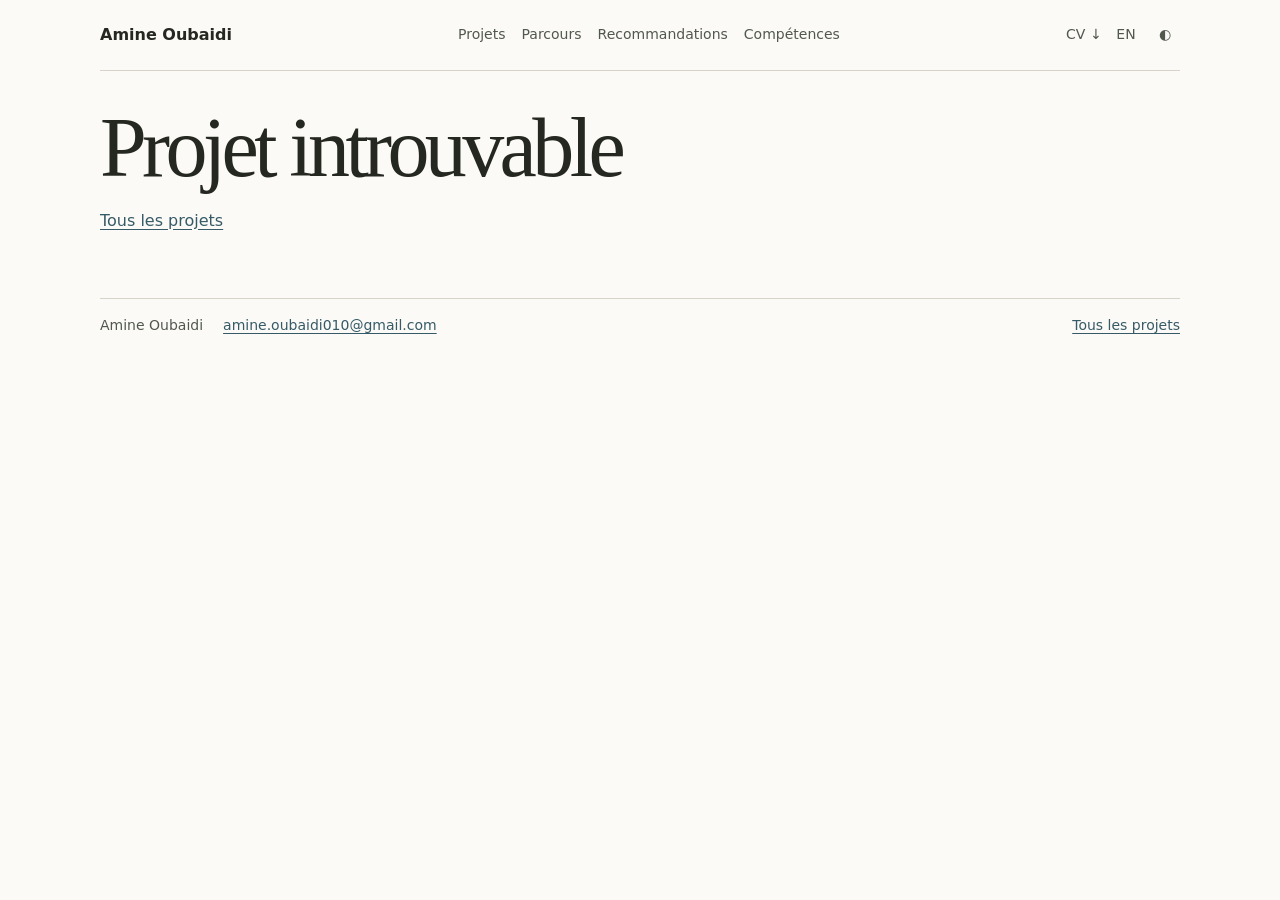
<file: amine-portfolio/projet.html>
<!doctype html>
<html lang="fr">
<head>
<meta charset="utf-8">
<meta name="viewport" content="width=device-width,initial-scale=1">
<title>Projet — Amine Oubaidi</title>
<meta name="theme-color" content="#fcfaf6">
<link rel="stylesheet" href="style.css">
<script>try { if (localStorage.getItem('ao-theme') === 'dark') document.documentElement.classList.add('dark'); } catch {}</script>
<script defer src="data.js"></script>
<script defer src="studies.js"></script>
<script defer src="app.js"></script>
</head>
<body data-page="detail">
<a class="skip" href="#main" data-copy="skip">Aller au contenu</a>
<header class="site-header wrap">
  <a class="site-name" href="index.html">Amine Oubaidi</a>
  <nav class="site-nav" aria-label="Navigation">
    <a href="index.html#projects" data-copy="projects">Projets</a>
    <a href="index.html#experience" data-copy="experience">Parcours</a>
    <a href="index.html#references" data-copy="references">Recommandations</a>
    <a href="index.html#expertise" data-copy="skills">Compétences</a>
  </nav>
  <div class="site-tools">
    <a href="documents/CV_Amine_Oubaidi.pdf" type="application/pdf" hreflang="fr" download="CV_Amine_Oubaidi.pdf">CV <span aria-hidden="true">↓</span></a>
    <button type="button" id="language" aria-label="Read in English">EN</button>
    <button type="button" id="theme" aria-label="Changer le thème" aria-pressed="false">◐</button>
  </div>
</header>
<main id="main" class="wrap detail">
  <article id="detail-content"></article>
  <noscript><p><a href="index.html#projects">Retour aux projets</a></p></noscript>
</main>
<footer class="site-footer wrap">
  <span>Amine Oubaidi</span>
  <a href="mailto:amine.oubaidi010@gmail.com">amine.oubaidi010@gmail.com</a>
  <a href="index.html#projects" data-copy="backProjects">Tous les projets</a>
</footer>
</body>
</html>
</file>
<file: amine-portfolio/style.css>
:root {
  --bg:#fcfaf6;
  --surface:#fffdfa;
  --surface2:#f0ece4;
  --text:#252721;
  --muted:#51584e;
  --border:#d8d3c9;
  --accent:#365b68;
  --display:Georgia,'Times New Roman',serif;
  --body:system-ui,-apple-system,BlinkMacSystemFont,'Segoe UI',sans-serif;
  --mono:ui-monospace,SFMono-Regular,Consolas,monospace;
  color-scheme:light;
}
:root.dark {
  --bg:#1e2323;
  --surface:#282e2e;
  --surface2:#303938;
  --text:#f2eee6;
  --muted:#c3cac2;
  --border:#515b56;
  --accent:#a9ceda;
  color-scheme:dark;
}

* { box-sizing:border-box; }
html { scroll-behavior:smooth; }
body { margin:0; background:var(--bg); color:var(--text); font:16px/1.7 var(--body); -webkit-font-smoothing:antialiased; }
a { color:var(--accent); text-underline-offset:.19em; }
a:hover { color:var(--text); }
a:focus-visible,button:focus-visible,input:focus-visible,summary:focus-visible { outline:2px solid var(--accent); outline-offset:4px; }
button,input { font:inherit; color:inherit; }
button { cursor:pointer; }
img,video { max-width:100%; }
[hidden] { display:none!important; }
.wrap { width:min(1080px,calc(100% - 72px)); margin-inline:auto; }
.skip { position:fixed; top:8px; left:12px; z-index:5; padding:10px 14px; background:var(--surface); transform:translateY(-150%); }
.skip:focus { transform:none; }
[id] { scroll-margin-top:20px; }

.site-header { display:grid; grid-template-areas:"name nav tools"; grid-template-columns:auto 1fr auto; align-items:center; gap:24px; padding-block:15px; border-bottom:1px solid var(--border); }
.site-name { grid-area:name; display:inline-flex; align-items:center; min-height:40px; color:var(--text); font-weight:650; text-decoration:none; white-space:nowrap; }
.site-nav,.site-tools { display:flex; align-items:center; gap:16px; }
.site-nav { grid-area:nav; justify-content:center; flex-wrap:wrap; }
.site-tools { grid-area:tools; justify-content:flex-end; gap:9px; }
.site-nav a,.site-tools a,.site-tools button { display:inline-flex; align-items:center; min-height:40px; padding:0; color:var(--muted); font-size:14px; text-decoration:none; }
.site-tools a { gap:5px; }
.site-tools button { min-width:30px; justify-content:center; background:transparent; border:0; }
.site-nav a:hover,.site-tools a:hover,.site-tools button:hover { color:var(--accent); text-decoration:underline; }

.intro { display:grid; grid-template-columns:minmax(0,1.7fr) minmax(0,.78fr); gap:56px; align-items:end; padding:58px 0 44px; }
.intro h1,.detail h1 { margin:0; font:400 clamp(48px,7vw,84px)/1.02 var(--display); letter-spacing:-.055em; }
.intro-role { margin:12px 0 18px; color:var(--muted); font-size:17px; }
.intro-bio { max-width:62ch; margin:0 0 14px; }
.intro-meta { display:grid; gap:15px; margin:0 0 8px; border-left:1px solid var(--border); padding-left:22px; }
.intro-meta dt,.entry-meta,.eyebrow,.kicker { color:var(--muted); font:12px/1.55 var(--mono); }
.intro-meta dt { margin-bottom:4px; }
.intro-meta dd { margin:0; font-size:14px; line-height:1.55; }
.inline-links { display:flex; flex-wrap:wrap; align-items:center; gap:0 20px; list-style:none; margin:0; padding:0; }
.inline-links a { display:inline-flex; align-items:center; min-height:38px; gap:5px; font-size:14px; }
.inline-links small,.reference-list small { color:var(--muted); font:11px var(--mono); }

.reading-section { padding-block:38px; border-top:1px solid var(--border); }
.reading-section > h2 { margin:0 0 22px; font:400 clamp(32px,4.7vw,47px)/1.1 var(--display); letter-spacing:-.04em; }
.feature { display:grid; grid-template-columns:minmax(0,1fr) 180px; gap:38px; align-items:start; padding:0 0 26px; }
.feature .entry-meta { margin:0 0 6px; }
.feature h3 { margin:0 0 8px; font:400 clamp(25px,4vw,36px)/1.15 var(--display); letter-spacing:-.027em; }
.feature h3 a,.project-row h4 a,.experience-entry h3 a,.reference-list h3 a { color:var(--text); text-decoration-color:var(--accent); text-decoration-thickness:1px; }
.feature h3 a:hover,.project-row h4 a:hover,.experience-entry h3 a:hover,.reference-list h3 a:hover { color:var(--accent); }
.feature p:not(.entry-meta) { max-width:68ch; margin:0 0 10px; }
.feature-note { color:var(--muted); font-size:14px; }
.feature figure { margin:0; }
.feature img { display:block; height:auto; background:var(--surface2); }
.feature figcaption { margin-top:6px; color:var(--muted); font-size:12px; }
.directory-heading { display:flex; justify-content:space-between; align-items:end; gap:12px; margin:14px 0 10px; }
.directory-heading h3,.education h3 { margin:0; font:400 25px/1.15 var(--display); letter-spacing:-.025em; }
.search { display:grid; gap:3px; width:min(100%,226px); color:var(--muted); font-size:12px; }
.search input { min-width:0; min-height:42px; padding:7px 10px; border:1px solid var(--border); border-radius:3px; background:var(--surface); font-size:14px; }
.search-result { color:var(--muted); font-size:14px; }
.project-list,.reference-list { list-style:none; padding:0; margin:0; }
.project-row,.reference-list li { display:grid; grid-template-columns:minmax(0,1fr) minmax(100px,185px); align-items:baseline; gap:16px; padding-block:12px; border-top:1px solid var(--border); }
.project-row h4,.reference-list h3 { margin:0 0 3px; font-size:16px; line-height:1.4; }
.project-row p,.reference-list p { margin:0; color:var(--muted); font-size:14px; }
.project-row .entry-meta,.reference-list time { text-align:right; }
.reference-list li { padding-block:14px; }

.experience-entry { display:grid; grid-template-columns:68px minmax(0,1fr); gap:15px; border-top:1px solid var(--border); padding-block:17px; }
.experience-entry h3 { margin:0; font:400 26px/1.15 var(--display); letter-spacing:-.025em; }
.experience-entry p { max-width:75ch; margin:4px 0 8px; }
.experience-entry .entry-meta { margin-top:4px; }
.education { border-top:1px solid var(--border); padding-top:18px; }
.education ul { padding:0; margin:10px 0 0; list-style:none; display:grid; grid-template-columns:repeat(2,minmax(0,1fr)); gap:12px 26px; }
.education li { display:grid; gap:3px; }
.education li span { color:var(--muted); font-size:14px; }

.skills-list { margin:0; }
.skills-list > div { display:grid; grid-template-columns:minmax(0,1fr) minmax(0,2.4fr); gap:16px; padding-block:13px; border-top:1px solid var(--border); }
.skills-list dt { font-weight:650; }
.skills-list dd,.skills-list p { margin:0; }
.skill-tools { color:var(--muted); font-size:14px; }
.skills-list .inline-links { margin-top:2px; }
.site-footer,footer.wrap { display:flex; flex-wrap:wrap; align-items:center; gap:8px 20px; border-top:1px solid var(--border); padding-block:15px; color:var(--muted); font-size:14px; }
.site-footer a:last-child { margin-left:auto; }
.site-footer a { overflow-wrap:anywhere; }

.detail { padding-block:34px 48px; }
.detail article { max-width:850px; }
.detail-back { margin:0 0 24px; font-size:14px; }
.detail-intro { padding-bottom:25px; }
.detail-intro h1 { font-size:clamp(38px,6vw,69px); }
.detail-intro .entry-meta { margin:0 0 8px; }
.detail-lead { margin:12px 0; max-width:65ch; font-size:18px; }
.detail-tools { color:var(--muted); font-size:14px; }
.detail-section { border-top:1px solid var(--border); padding-block:22px; }
.detail-section h2 { font:400 clamp(24px,4vw,34px)/1.18 var(--display); letter-spacing:-.025em; margin:0 0 10px; }
.detail-section p { margin:0 0 12px; max-width:73ch; }
.detail-step { margin:19px 0 0; }
.detail-step + .detail-step { border-top:1px solid var(--border); padding-top:19px; }
.detail-step h3 { font-size:18px; margin:0 0 7px; }
.detail-step ul { margin:8px 0 16px; padding-left:20px; }
.detail-step li + li { margin-top:6px; }
.detail-media { display:grid; grid-template-columns:repeat(auto-fit,minmax(min(100%,245px),1fr)); align-items:start; gap:18px; }
.detail-media figure { margin:0; }
.detail-media img,.detail-media video { display:block; max-height:520px; width:auto; height:auto; object-fit:contain; }
.detail-media figcaption { margin-top:5px; color:var(--muted); font-size:13px; }
.detail-facts { display:flex; flex-wrap:wrap; gap:10px 22px; margin:16px 0; }
.detail-facts div { padding-left:12px; border-left:1px solid var(--border); }
.detail-facts dt { color:var(--muted); font-size:13px; }
.detail-facts dd { margin:0; font-weight:600; }

@media(max-width:760px) {
  .wrap { width:calc(100% - 40px); }
  .site-header { grid-template-areas:"name tools" "nav nav"; grid-template-columns:1fr auto; gap:0 12px; padding-block:8px; }
  .site-nav { justify-content:flex-start; gap:0 15px; }
  .site-nav a { min-height:40px; font-size:13px; }
  .intro { grid-template-columns:1fr; gap:20px; padding:35px 0 30px; }
  .intro-meta { grid-template-columns:repeat(2,minmax(0,1fr)); border:0; border-top:1px solid var(--border); padding:10px 0 0; }
  .reading-section { padding-block:28px; }
  .feature { gap:22px; }
  .project-row,.reference-list li { grid-template-columns:minmax(0,1fr) minmax(75px,130px); gap:8px; }
  .skills-list > div { grid-template-columns:1fr; gap:4px; }
}
@media(max-width:480px) {
  .wrap { width:calc(100% - 32px); }
  .intro h1 { font-size:clamp(43px,12vw,58px); }
  .intro-role { font-size:15px; }
  .feature { grid-template-columns:1fr; gap:12px; }
  .feature figure { display:flex; gap:12px; align-items:end; }
  .feature img { width:110px; }
  .directory-heading { align-items:start; flex-direction:column; }
  .search { width:100%; }
  .project-row,.reference-list li,.experience-entry { grid-template-columns:1fr; gap:3px; }
  .project-row .entry-meta,.reference-list time { text-align:left; }
  .education ul { grid-template-columns:1fr; }
  .site-footer a:last-child { margin-left:0; }
}
@media(prefers-reduced-motion:reduce) { html { scroll-behavior:auto; } }
</file>
<file: amine-portfolio/plume.css>
.case-header {
  display:flex;
  justify-content:space-between;
  align-items:center;
  gap:12px;
  padding-block:14px;
  border-bottom:1px solid var(--border);
}
.case-header nav { display:flex; gap:18px; }
.case-header nav a { display:inline-flex; align-items:center; min-height:44px; font-size:14px; }
.case-header nav a:hover { color:var(--accent); }
.case-hero {
  display:grid;
  grid-template-columns:minmax(0,1.3fr) minmax(0,1fr);
  align-items:center;
  gap:48px;
  padding-block:56px 40px;
}
.case-hero h1 { font:400 clamp(40px,6.6vw,88px)/.99 var(--display); letter-spacing:-.062em; margin:0 0 24px; }
.case-lead { max-width:52ch; color:var(--muted); font-size:clamp(16px,2vw,19px); margin:0 0 24px; }
.case-meta { color:var(--accent); font:12px/1.6 var(--mono); margin:0; }
.case-task {
  margin:0;
  padding:24px;
  border:1px solid var(--border);
  border-radius:4px;
  background:var(--surface2);
  color:var(--text);
}
.case-task .graphic-caption { display:block; color:var(--muted); font:12px/1.6 var(--mono); margin-bottom:16px; }
.case-task .flow-scale { display:block; margin-bottom:20px; font:400 clamp(48px,7vw,76px)/1 var(--display); letter-spacing:-.06em; }
.case-task .flow-scale span { color:var(--accent); }
.forecast-track { display:grid; grid-template-columns:1fr 3fr; gap:5px; height:30px; }
.forecast-track span { background-image:linear-gradient(to right,var(--bar) calc(100% - 2px),transparent 0); background-size:calc(100% / var(--count)) 100%; }
.forecast-track span:first-child { --count:5; --bar:#6a958c; }
.forecast-track span:last-child { --count:15; --bar:#bc795c; }
.forecast-labels { display:flex; flex-wrap:wrap; gap:6px 16px; margin-top:10px; font:12px/1.6 var(--mono); }
.case-task figcaption { border-top:1px solid var(--border); margin-top:18px; padding-top:12px; font-size:13px; color:var(--muted); }
.case-toc {
  display:flex;
  flex-wrap:wrap;
  gap:4px 20px;
  border-block:1px solid var(--border);
  padding:8px 0;
}
.case-toc a { display:inline-flex; align-items:center; gap:8px; min-height:44px; font-size:14px; }
.case-toc a:hover { text-decoration:underline; text-underline-offset:4px; }
.case-toc span { color:var(--accent); font:12px var(--mono); }
.case-section {
  display:grid;
  grid-template-columns:minmax(0,.78fr) minmax(0,1.52fr);
  gap:48px;
  padding-block:54px;
  border-bottom:1px solid var(--border);
  scroll-margin-top:24px;
}
.case-section h2 { font:400 clamp(29px,3.6vw,45px)/1.08 var(--display); letter-spacing:-.045em; margin:0; }
.case-section h3 { font-size:17px; line-height:1.35; margin:0 0 8px; }
.case-copy { min-width:0; }
.case-copy p { color:var(--muted); max-width:72ch; margin:0 0 16px; }
.case-copy > :last-child { margin-bottom:0; }
.case-copy a { color:var(--accent); text-decoration:underline; text-underline-offset:4px; }
.case-copy a:hover { color:var(--text); }
.case-copy figure { margin:22px 0; }
.case-copy figcaption { color:var(--muted); font-size:13px; margin-top:10px; }
.case-pipeline {
  display:grid;
  grid-template-columns:repeat(3,minmax(0,1fr));
  gap:1px;
  padding:0;
  margin:0;
  list-style:none;
  border:1px solid var(--border);
  border-radius:8px;
  overflow:hidden;
  background:var(--border);
}
.case-pipeline li { padding:16px; background:var(--surface); }
.case-pipeline b,.case-pipeline small { display:block; }
.case-pipeline small { color:var(--muted); font-size:13px; line-height:1.5; margin-top:5px; }
.case-pipeline li > span { display:block; color:var(--accent); font:11px/1.5 var(--mono); margin-bottom:10px; }
.case-media {
  display:grid;
  grid-template-columns:minmax(140px,180px) minmax(0,1fr);
  align-items:center;
  gap:18px;
  padding:16px;
  border:1px solid var(--border);
  border-radius:8px;
  background:var(--surface);
}
.case-media video { display:block; width:100%; height:auto; background:var(--surface2); }
.case-media figcaption { margin:0; }
.case-dimensions,.case-splits {
  display:grid;
  grid-template-columns:repeat(3,minmax(0,1fr));
  gap:1px;
  margin:0;
  border:1px solid var(--border);
  border-radius:8px;
  overflow:hidden;
  background:var(--border);
}
.case-splits { grid-template-columns:repeat(2,minmax(0,1fr)); }
.case-dimensions div,.case-splits div { min-width:0; padding:14px; background:var(--surface); }
.case-dimensions dt { font:400 clamp(22px,3vw,36px)/1 var(--display); }
.case-dimensions dd,.case-splits dd { margin:5px 0 0; font-size:13px; line-height:1.55; color:var(--muted); }
.case-splits dt { font-weight:650; }
.case-phases { padding-inline-start:22px; margin-block:20px; color:var(--muted); }
.case-phases li+li { margin-top:10px; }
.case-phases strong { color:var(--text); }
.case-loop { display:grid; gap:5px; padding:16px; border:1px solid var(--border); border-radius:8px; background:var(--surface2); color:var(--text); }
.case-loop ol { display:grid; grid-template-columns:repeat(3,minmax(0,1fr)); list-style:none; margin:0; padding:0; gap:10px; }
.case-loop li { padding:10px 12px; border-left:1px solid var(--accent); min-width:0; font-weight:650; }
.case-loop li span { display:block; font-size:13px; color:var(--muted); font-weight:400; margin-top:4px; }
.case-loop .case-branches { display:grid; grid-template-columns:repeat(2,minmax(0,1fr)); gap:12px; margin-top:8px; padding:12px; border-top:1px solid var(--border); font-size:13px; color:var(--muted); }
.case-branches b { display:block; color:var(--text); margin-bottom:4px; }
.case-loop figcaption { color:var(--accent); margin-top:0; padding:10px 12px 0; border-top:1px solid var(--border); }
.case-math { margin:20px 0; border-block:1px solid var(--border); }
.case-math summary { min-height:44px; padding:10px 0; color:var(--accent); cursor:pointer; font-weight:600; }
.case-math code { display:block; background:var(--surface2); padding:10px 12px; border-radius:4px; font:14px/1.6 var(--mono); overflow-wrap:anywhere; margin-bottom:12px; }
.case-methods { width:100%; border-collapse:collapse; margin:16px 0 20px; font-size:15px; }
.case-methods th,.case-methods td { padding:12px 10px; text-align:left; vertical-align:top; border-bottom:1px solid var(--border); }
.case-methods thead { background:var(--surface2); }
.case-methods tbody th { width:34%; }
.case-methods td { color:var(--muted); }
.case-status { border-left:3px solid var(--accent); padding:15px 18px; margin:24px 0; background:var(--surface); }
.case-status p:last-child { margin-bottom:0; }
.case-resources { display:flex; flex-wrap:wrap; gap:6px 20px; padding:0; margin:16px 0; list-style:none; }
.case-resources a { display:inline-flex; align-items:center; min-height:44px; }
@media (max-width:850px) {
  .case-hero,.case-section { gap:26px; }
}
@media (max-width:650px) {
  .case-header { padding-block:10px; }
  .case-header nav { gap:12px; }
  .case-hero,.case-section { grid-template-columns:1fr; }
  .case-hero { padding-block:32px 24px; }
  .case-section { padding-block:34px; gap:20px; }
  .case-section .kicker { margin-bottom:8px; }
  .case-task { padding:18px; }
  .case-pipeline,.case-loop ol,.case-loop .case-branches { grid-template-columns:1fr; }
  .case-pipeline li { padding:12px 14px; }
  .case-pipeline li > span { margin-bottom:4px; }
  .case-methods th,.case-methods td { padding-inline:7px; font-size:14px; }
}
@media (max-width:420px) {
  .case-media { grid-template-columns:1fr; }
  .case-media video { width:min(100%,180px); }
  .case-dimensions div,.case-splits div { padding:9px; }
}
.case-copy .case-evaluation-note { margin-top:16px; }
</file>
